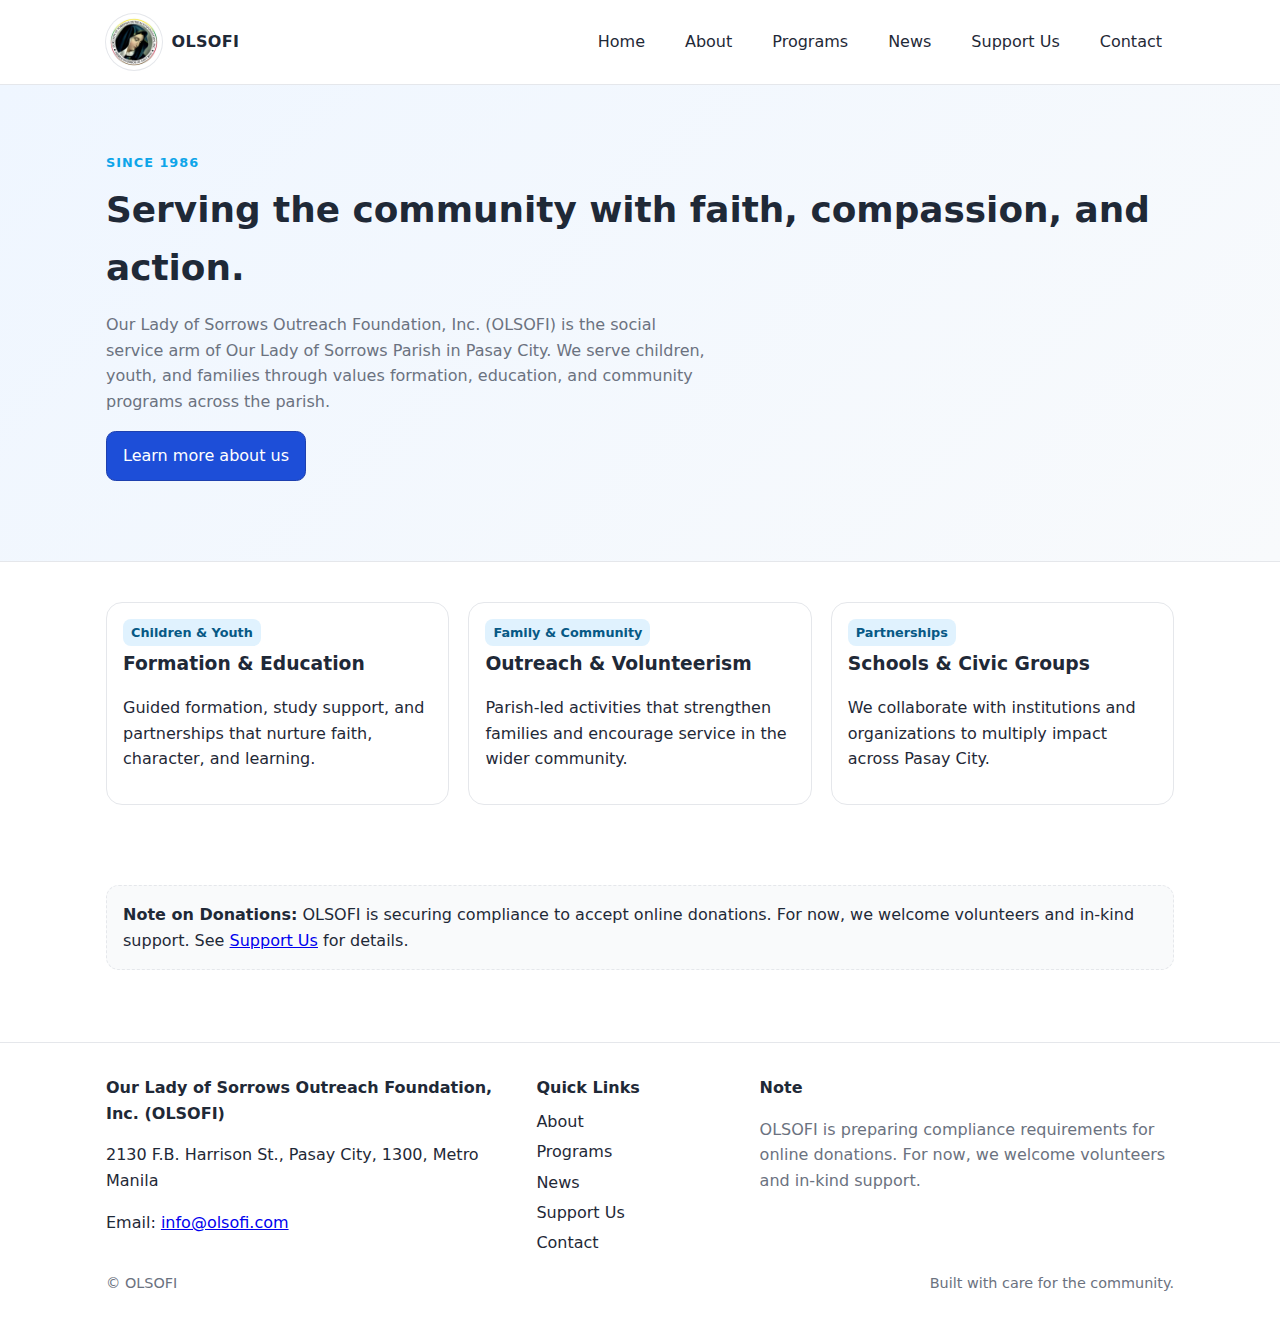
<file: index.html>
<!DOCTYPE html>
<html lang="en">
<head>
  <meta charset="UTF-8" />
  <meta name="viewport" content="width=device-width, initial-scale=1" />
  <title>OLSOFI – Our Lady of Sorrows Outreach Foundation, Inc.</title>
  <meta name="description" content="Our Lady of Sorrows Outreach Foundation, Inc. (OLSOFI) – Serving children, youth, and families in Pasay City since 1986.">
  <meta property="og:title" content="OLSOFI – Our Lady of Sorrows Outreach Foundation, Inc.">
  <meta property="og:description" content="Our Lady of Sorrows Outreach Foundation, Inc. (OLSOFI) – Serving children, youth, and families in Pasay City since 1986.">
  <meta property="og:type" content="website">
  <link rel="stylesheet" href="styles.css?v=5">
  <link rel="apple-touch-icon" sizes="180x180" href="assets/apple-touch-icon.png">
  <link rel="icon" type="image/png" sizes="32x32" href="assets/favicon-32x32.png">
  <link rel="icon" type="image/png" sizes="16x16" href="assets/favicon-16x16.png">
</head>
<body>
<header class="site-header">
  <div class="container header-inner">
    <a class="brand" href="index.html">
      <img src="assets/logo.png" alt="Our Lady of Sorrows Outreach Foundation, Inc. logo" class="brand-logo" width="56" height="56">
      <span class="brand-text">OLSOFI</span>
    </a>
    <button class="nav-toggle" aria-label="Toggle navigation" aria-expanded="false">☰</button>
    <nav class="nav" aria-label="Main">
      <a href="index.html">Home</a>
      <a href="about.html">About</a>
      <a href="programs.html">Programs</a>
      <a href="news.html">News</a>
      <a href="support.html">Support Us</a>
      <a href="contact.html">Contact</a>
    </nav>
  </div>
</header>
<main class="site-main">

<section class="hero">
  <div class="container">
    <div class="kicker">Since 1986</div>
    <h1 class="title">Serving the community with faith, compassion, and action.</h1>
    <p class="subtitle">Our Lady of Sorrows Outreach Foundation, Inc. (OLSOFI) is the social service arm of Our Lady of Sorrows Parish in Pasay City. We serve children, youth, and families through values formation, education, and community programs across the parish.</p>
    <p style="margin-top:1rem">
      <a class="btn" href="about.html">Learn more about us</a>
    </p>
  </div>
</section>
<section class="section">
  <div class="container grid grid-3">
    <div class="card">
      <span class="badge">Children & Youth</span>
      <h3>Formation & Education</h3>
      <p>Guided formation, study support, and partnerships that nurture faith, character, and learning.</p>
    </div>
    <div class="card">
      <span class="badge">Family & Community</span>
      <h3>Outreach & Volunteerism</h3>
      <p>Parish‑led activities that strengthen families and encourage service in the wider community.</p>
    </div>
    <div class="card">
      <span class="badge">Partnerships</span>
      <h3>Schools & Civic Groups</h3>
      <p>We collaborate with institutions and organizations to multiply impact across Pasay City.</p>
    </div>
  </div>
</section>
<section class="section">
  <div class="container">
    <div class="banner">
      <strong>Note on Donations:</strong>
      OLSOFI is securing compliance to accept online donations. For now, we welcome volunteers and in‑kind support. See <a href="support.html">Support Us</a> for details.
    </div>
  </div>
</section>
</main>
<footer class="site-footer">
  <div class="container">
    <div class="footer-grid">
      <div>
        <div class="footer-brand">Our Lady of Sorrows Outreach Foundation, Inc. (OLSOFI)</div>
        <p>2130 F.B. Harrison St., Pasay City, 1300, Metro Manila</p>
        <p>Email: <a href="mailto:info@olsofi.com">info@olsofi.com</a></p>
      </div>
      <div>
        <div class="footer-section-title">Quick Links</div>
        <ul class="footer-links">
          <li><a href="about.html">About</a></li>
          <li><a href="programs.html">Programs</a></li>
          <li><a href="news.html">News</a></li>
          <li><a href="support.html">Support Us</a></li>
          <li><a href="contact.html">Contact</a></li>
        </ul>
      </div>
      <div>
        <div class="footer-section-title">Note</div>
        <p class="muted">OLSOFI is preparing compliance requirements for online donations. For now, we welcome volunteers and in‑kind support.</p>
      </div>
    </div>
    <div class="footer-bottom">
      <span>© OLSOFI</span>
      <span>Built with care for the community.</span>
    </div>
  </div>
</footer>
<script>
  const toggle = document.querySelector('.nav-toggle');
  const nav = document.querySelector('.nav');
  if (toggle) {
    toggle.addEventListener('click', () => {
      const expanded = toggle.getAttribute('aria-expanded') === 'true';
      toggle.setAttribute('aria-expanded', String(!expanded));
      nav.classList.toggle('open');
    });
  }
</script>
</body>
</html>
</file>
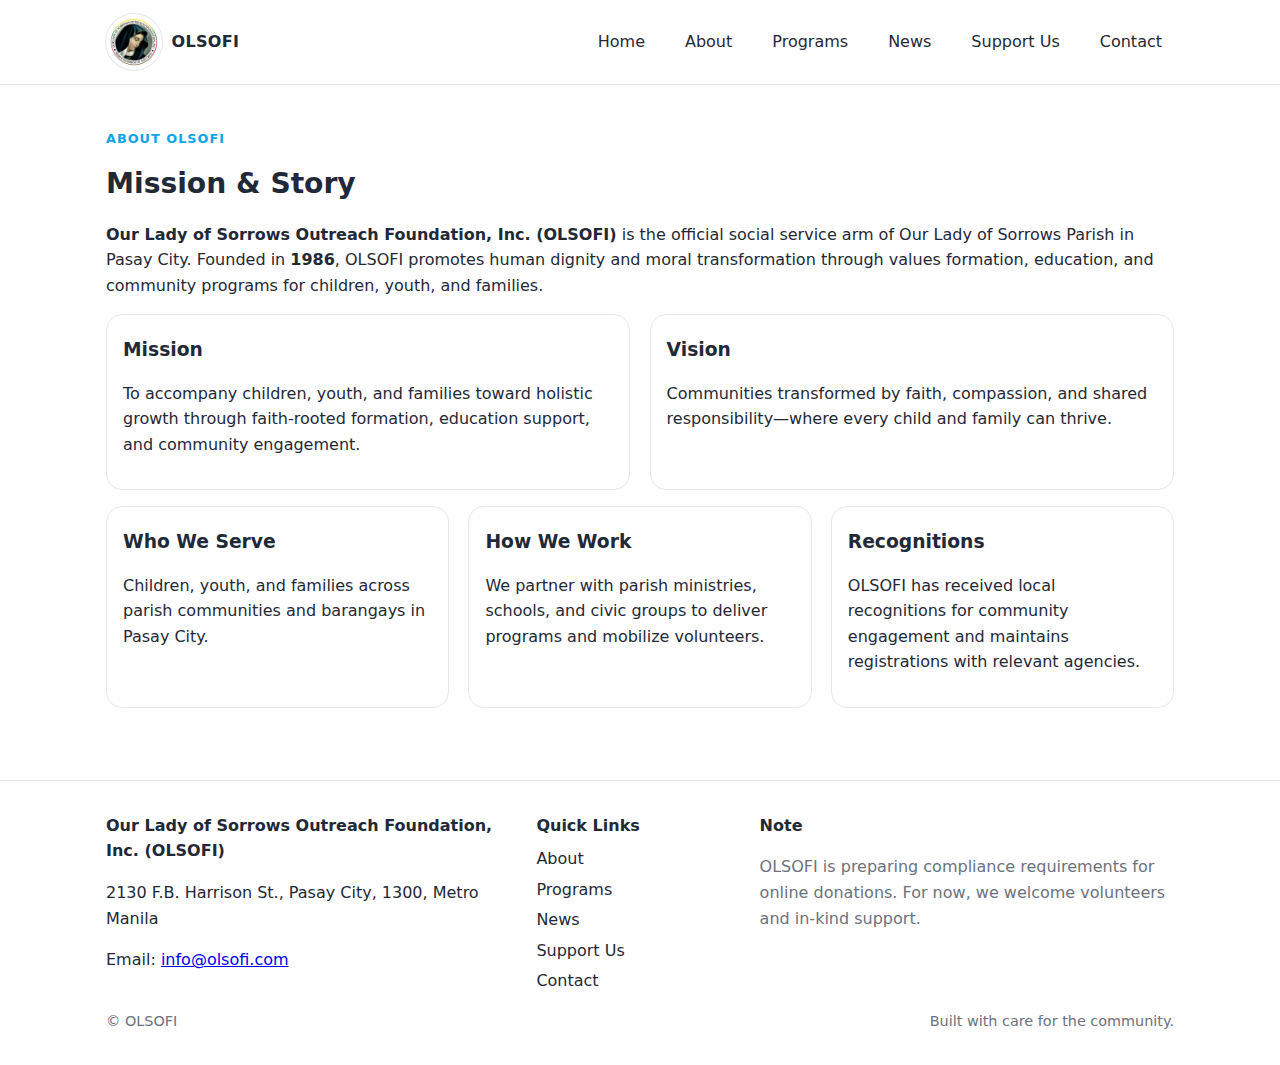
<file: about.html>
<!DOCTYPE html>
<html lang="en">
<head>
  <meta charset="UTF-8" />
  <meta name="viewport" content="width=device-width, initial-scale=1" />
  <title>About – OLSOFI</title>
  <meta name="description" content="Our Lady of Sorrows Outreach Foundation, Inc. (OLSOFI) – Serving children, youth, and families in Pasay City since 1986.">
  <meta property="og:title" content="About – OLSOFI">
  <meta property="og:description" content="Our Lady of Sorrows Outreach Foundation, Inc. (OLSOFI) – Serving children, youth, and families in Pasay City since 1986.">
  <meta property="og:type" content="website">
  <link rel="stylesheet" href="styles.css?v=5">
  <link rel="apple-touch-icon" sizes="180x180" href="assets/apple-touch-icon.png">
  <link rel="icon" type="image/png" sizes="32x32" href="assets/favicon-32x32.png">
  <link rel="icon" type="image/png" sizes="16x16" href="assets/favicon-16x16.png">
</head>
<body>
<header class="site-header">
  <div class="container header-inner">
    <a class="brand" href="index.html">
      <img src="assets/logo.png" alt="Our Lady of Sorrows Outreach Foundation, Inc. logo" class="brand-logo" width="56" height="56">
      <span class="brand-text">OLSOFI</span>
    </a>
    <button class="nav-toggle" aria-label="Toggle navigation" aria-expanded="false">☰</button>
    <nav class="nav" aria-label="Main">
      <a href="index.html">Home</a>
      <a href="about.html">About</a>
      <a href="programs.html">Programs</a>
      <a href="news.html">News</a>
      <a href="support.html">Support Us</a>
      <a href="contact.html">Contact</a>
    </nav>
  </div>
</header>
<main class="site-main">

<section class="section">
  <div class="container">
    <div class="kicker">About OLSOFI</div>
    <h2>Mission & Story</h2>
    <p><strong>Our Lady of Sorrows Outreach Foundation, Inc. (OLSOFI)</strong> is the official social service arm of Our Lady of Sorrows Parish in Pasay City. Founded in <strong>1986</strong>, OLSOFI promotes human dignity and moral transformation through values formation, education, and community programs for children, youth, and families.</p>
    <div class="grid grid-2" style="margin-top:1rem">
      <div class="card">
        <h3>Mission</h3>
        <p>To accompany children, youth, and families toward holistic growth through faith‑rooted formation, education support, and community engagement.</p>
      </div>
      <div class="card">
        <h3>Vision</h3>
        <p>Communities transformed by faith, compassion, and shared responsibility—where every child and family can thrive.</p>
      </div>
    </div>
    <div class="grid grid-3" style="margin-top:1rem">
      <div class="card">
        <h3>Who We Serve</h3>
        <p>Children, youth, and families across parish communities and barangays in Pasay City.</p>
      </div>
      <div class="card">
        <h3>How We Work</h3>
        <p>We partner with parish ministries, schools, and civic groups to deliver programs and mobilize volunteers.</p>
      </div>
      <div class="card">
        <h3>Recognitions</h3>
        <p>OLSOFI has received local recognitions for community engagement and maintains registrations with relevant agencies.</p>
      </div>
    </div>
  </div>
</section>
</main>
<footer class="site-footer">
  <div class="container">
    <div class="footer-grid">
      <div>
        <div class="footer-brand">Our Lady of Sorrows Outreach Foundation, Inc. (OLSOFI)</div>
        <p>2130 F.B. Harrison St., Pasay City, 1300, Metro Manila</p>
        <p>Email: <a href="mailto:info@olsofi.com">info@olsofi.com</a></p>
      </div>
      <div>
        <div class="footer-section-title">Quick Links</div>
        <ul class="footer-links">
          <li><a href="about.html">About</a></li>
          <li><a href="programs.html">Programs</a></li>
          <li><a href="news.html">News</a></li>
          <li><a href="support.html">Support Us</a></li>
          <li><a href="contact.html">Contact</a></li>
        </ul>
      </div>
      <div>
        <div class="footer-section-title">Note</div>
        <p class="muted">OLSOFI is preparing compliance requirements for online donations. For now, we welcome volunteers and in‑kind support.</p>
      </div>
    </div>
    <div class="footer-bottom">
      <span>© OLSOFI</span>
      <span>Built with care for the community.</span>
    </div>
  </div>
</footer>
<script>
  const toggle = document.querySelector('.nav-toggle');
  const nav = document.querySelector('.nav');
  if (toggle) {
    toggle.addEventListener('click', () => {
      const expanded = toggle.getAttribute('aria-expanded') === 'true';
      toggle.setAttribute('aria-expanded', String(!expanded));
      nav.classList.toggle('open');
    });
  }
</script>
</body>
</html>
</file>
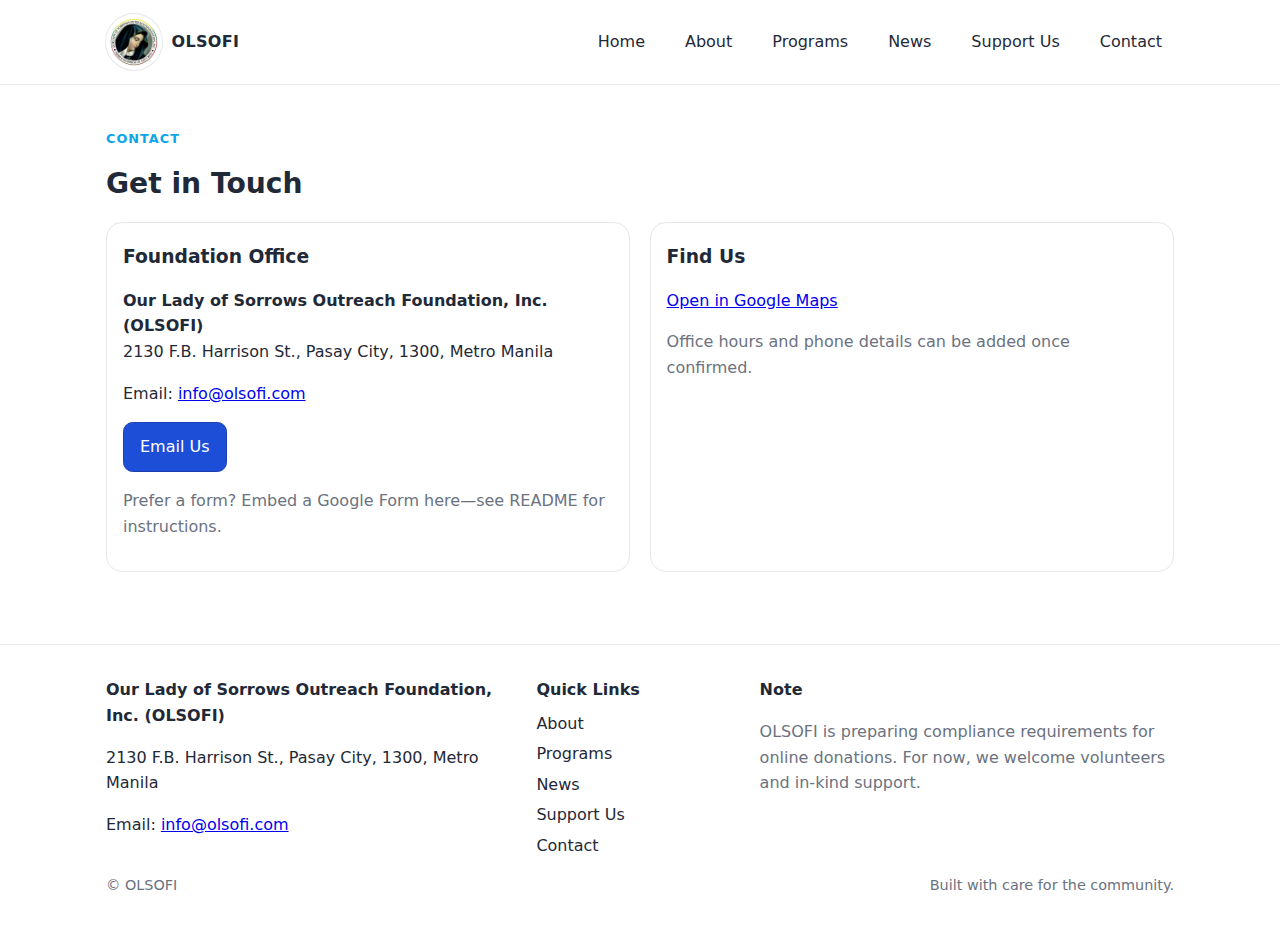
<file: contact.html>
<!DOCTYPE html>
<html lang="en">
<head>
  <meta charset="UTF-8" />
  <meta name="viewport" content="width=device-width, initial-scale=1" />
  <title>Contact – OLSOFI</title>
  <meta name="description" content="Our Lady of Sorrows Outreach Foundation, Inc. (OLSOFI) – Serving children, youth, and families in Pasay City since 1986.">
  <meta property="og:title" content="Contact – OLSOFI">
  <meta property="og:description" content="Our Lady of Sorrows Outreach Foundation, Inc. (OLSOFI) – Serving children, youth, and families in Pasay City since 1986.">
  <meta property="og:type" content="website">
  <link rel="stylesheet" href="styles.css?v=5">
  <link rel="apple-touch-icon" sizes="180x180" href="assets/apple-touch-icon.png">
  <link rel="icon" type="image/png" sizes="32x32" href="assets/favicon-32x32.png">
  <link rel="icon" type="image/png" sizes="16x16" href="assets/favicon-16x16.png">
</head>
<body>
<header class="site-header">
  <div class="container header-inner">
    <a class="brand" href="index.html">
      <img src="assets/logo.png" alt="Our Lady of Sorrows Outreach Foundation, Inc. logo" class="brand-logo" width="56" height="56">
      <span class="brand-text">OLSOFI</span>
    </a>
    <button class="nav-toggle" aria-label="Toggle navigation" aria-expanded="false">☰</button>
    <nav class="nav" aria-label="Main">
      <a href="index.html">Home</a>
      <a href="about.html">About</a>
      <a href="programs.html">Programs</a>
      <a href="news.html">News</a>
      <a href="support.html">Support Us</a>
      <a href="contact.html">Contact</a>
    </nav>
  </div>
</header>
<main class="site-main">

<section class="section">
  <div class="container">
    <div class="kicker">Contact</div>
    <h2>Get in Touch</h2>
    <div class="grid grid-2" style="margin-top:1rem">
      <div class="card">
        <h3>Foundation Office</h3>
        <p><strong>Our Lady of Sorrows Outreach Foundation, Inc. (OLSOFI)</strong><br>
        2130 F.B. Harrison St., Pasay City, 1300, Metro Manila</p>
        <p>Email: <a href="mailto:info@olsofi.com">info@olsofi.com</a></p>
        <p><a class="btn" href="mailto:info@olsofi.com">Email Us</a></p>
        <p class="muted">Prefer a form? Embed a Google Form here—see README for instructions.</p>
      </div>
      <div class="card">
        <h3>Find Us</h3>
        <p><a href="https://maps.google.com/?q=Our+Lady+of+Sorrows+Parish+Pasay" target="_blank" rel="noopener">Open in Google Maps</a></p>
        <p class="muted">Office hours and phone details can be added once confirmed.</p>
      </div>
    </div>
  </div>
</section>
</main>
<footer class="site-footer">
  <div class="container">
    <div class="footer-grid">
      <div>
        <div class="footer-brand">Our Lady of Sorrows Outreach Foundation, Inc. (OLSOFI)</div>
        <p>2130 F.B. Harrison St., Pasay City, 1300, Metro Manila</p>
        <p>Email: <a href="mailto:info@olsofi.com">info@olsofi.com</a></p>
      </div>
      <div>
        <div class="footer-section-title">Quick Links</div>
        <ul class="footer-links">
          <li><a href="about.html">About</a></li>
          <li><a href="programs.html">Programs</a></li>
          <li><a href="news.html">News</a></li>
          <li><a href="support.html">Support Us</a></li>
          <li><a href="contact.html">Contact</a></li>
        </ul>
      </div>
      <div>
        <div class="footer-section-title">Note</div>
        <p class="muted">OLSOFI is preparing compliance requirements for online donations. For now, we welcome volunteers and in‑kind support.</p>
      </div>
    </div>
    <div class="footer-bottom">
      <span>© OLSOFI</span>
      <span>Built with care for the community.</span>
    </div>
  </div>
</footer>
<script>
  const toggle = document.querySelector('.nav-toggle');
  const nav = document.querySelector('.nav');
  if (toggle) {
    toggle.addEventListener('click', () => {
      const expanded = toggle.getAttribute('aria-expanded') === 'true';
      toggle.setAttribute('aria-expanded', String(!expanded));
      nav.classList.toggle('open');
    });
  }
</script>
</body>
</html>
</file>
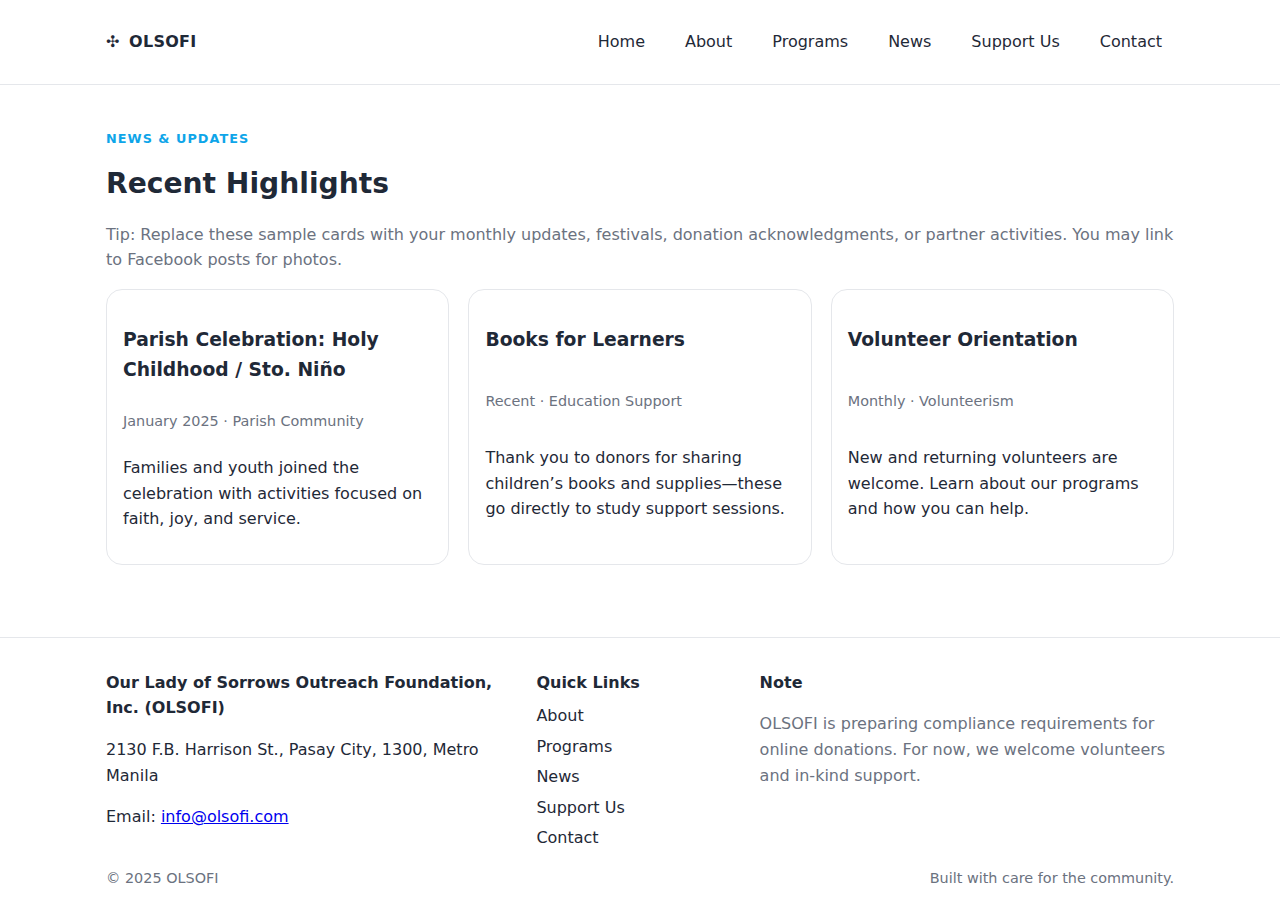
<file: news.html>
<!DOCTYPE html>
<html lang="en"><head><meta charset="UTF-8"/><meta name="viewport" content="width=device-width, initial-scale=1"/>
<title>News & Updates – OLSOFI</title>
<meta name="description" content="Our Lady of Sorrows Outreach Foundation, Inc. (OLSOFI) – Serving children, youth, and families in Pasay City since 1986.">
<meta property="og:title" content="News & Updates – OLSOFI"><meta property="og:description" content="Our Lady of Sorrows Outreach Foundation, Inc. (OLSOFI) – Serving children, youth, and families in Pasay City since 1986."><meta property="og:type" content="website">
<link rel="stylesheet" href="styles.css"><link rel="icon" href="assets/favicon.svg" type="image/svg+xml"></head>
<body>
<header class="site-header"><div class="container header-inner">
<a class="brand" href="index.html"><span class="brand-mark" aria-hidden="true">✣</span><span class="brand-text">OLSOFI</span></a>
<button class="nav-toggle" aria-label="Toggle navigation" aria-expanded="false">☰</button>
<nav class="nav" aria-label="Main">
<a href="index.html">Home</a><a href="about.html">About</a><a href="programs.html">Programs</a><a href="news.html">News</a><a href="support.html">Support Us</a><a href="contact.html">Contact</a>
</nav></div></header><main class="site-main">
<section class="section"><div class="container">
<div class="kicker">News & Updates</div><h2>Recent Highlights</h2>
<p class="muted">Tip: Replace these sample cards with your monthly updates, festivals, donation acknowledgments, or partner activities. You may link to Facebook posts for photos.</p>
<div class="grid grid-3" style="margin-top:1rem">
<article class="news-card"><h3>Parish Celebration: Holy Childhood / Sto. Niño</h3><div class="news-meta">January 2025 · Parish Community</div><p>Families and youth joined the celebration with activities focused on faith, joy, and service.</p></article>
<article class="news-card"><h3>Books for Learners</h3><div class="news-meta">Recent · Education Support</div><p>Thank you to donors for sharing children’s books and supplies—these go directly to study support sessions.</p></article>
<article class="news-card"><h3>Volunteer Orientation</h3><div class="news-meta">Monthly · Volunteerism</div><p>New and returning volunteers are welcome. Learn about our programs and how you can help.</p></article>
</div></div></section>
</main><footer class="site-footer"><div class="container">
<div class="footer-grid">
<div><div class="footer-brand">Our Lady of Sorrows Outreach Foundation, Inc. (OLSOFI)</div>
<p>2130 F.B. Harrison St., Pasay City, 1300, Metro Manila</p>
<p>Email: <a href="mailto:info@olsofi.com">info@olsofi.com</a></p></div>
<div><div class="footer-section-title">Quick Links</div>
<ul class="footer-links"><li><a href="about.html">About</a></li><li><a href="programs.html">Programs</a></li><li><a href="news.html">News</a></li><li><a href="support.html">Support Us</a></li><li><a href="contact.html">Contact</a></li></ul>
</div><div><div class="footer-section-title">Note</div>
<p class="muted">OLSOFI is preparing compliance requirements for online donations. For now, we welcome volunteers and in‑kind support.</p>
</div></div>
<div class="footer-bottom"><span>© 2025 OLSOFI</span><span>Built with care for the community.</span></div></div></footer>
<script>const t=document.querySelector('.nav-toggle'),n=document.querySelector('.nav');if(t){t.addEventListener('click',()=>{const e=t.getAttribute('aria-expanded')==='true';t.setAttribute('aria-expanded',String(!e));n.classList.toggle('open')})}</script>
</body></html>
</file>
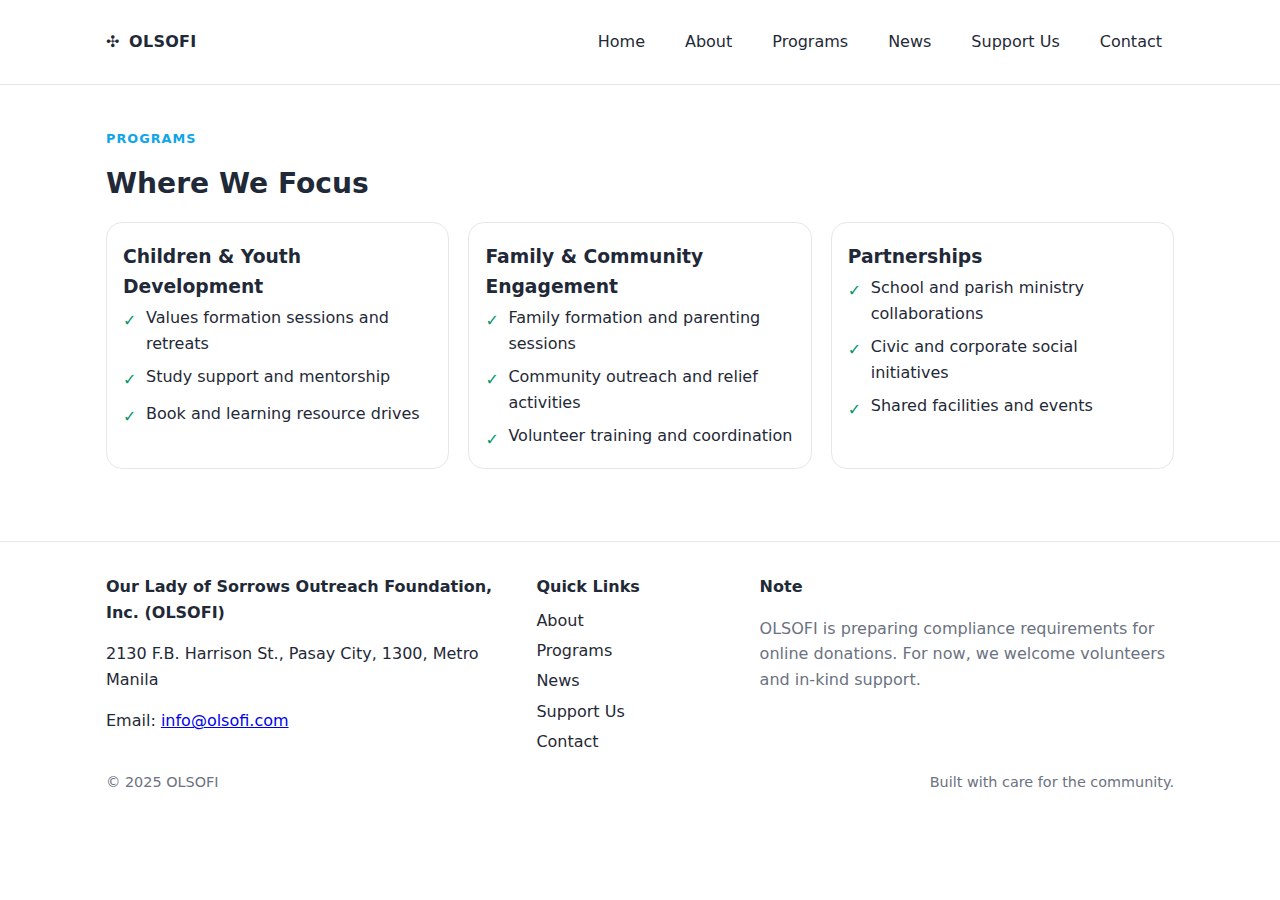
<file: programs.html>
<!DOCTYPE html>
<html lang="en"><head><meta charset="UTF-8"/><meta name="viewport" content="width=device-width, initial-scale=1"/>
<title>Programs – OLSOFI</title>
<meta name="description" content="Our Lady of Sorrows Outreach Foundation, Inc. (OLSOFI) – Serving children, youth, and families in Pasay City since 1986.">
<meta property="og:title" content="Programs – OLSOFI"><meta property="og:description" content="Our Lady of Sorrows Outreach Foundation, Inc. (OLSOFI) – Serving children, youth, and families in Pasay City since 1986."><meta property="og:type" content="website">
<link rel="stylesheet" href="styles.css"><link rel="icon" href="assets/favicon.svg" type="image/svg+xml"></head>
<body>
<header class="site-header"><div class="container header-inner">
<a class="brand" href="index.html"><span class="brand-mark" aria-hidden="true">✣</span><span class="brand-text">OLSOFI</span></a>
<button class="nav-toggle" aria-label="Toggle navigation" aria-expanded="false">☰</button>
<nav class="nav" aria-label="Main">
<a href="index.html">Home</a><a href="about.html">About</a><a href="programs.html">Programs</a><a href="news.html">News</a><a href="support.html">Support Us</a><a href="contact.html">Contact</a>
</nav></div></header><main class="site-main">
<section class="section"><div class="container">
<div class="kicker">Programs</div><h2>Where We Focus</h2>
<div class="grid grid-3">
<div class="card"><h3>Children & Youth Development</h3>
<ul class="feature-list"><li>Values formation sessions and retreats</li><li>Study support and mentorship</li><li>Book and learning resource drives</li></ul></div>
<div class="card"><h3>Family & Community Engagement</h3>
<ul class="feature-list"><li>Family formation and parenting sessions</li><li>Community outreach and relief activities</li><li>Volunteer training and coordination</li></ul></div>
<div class="card"><h3>Partnerships</h3>
<ul class="feature-list"><li>School and parish ministry collaborations</li><li>Civic and corporate social initiatives</li><li>Shared facilities and events</li></ul></div>
</div></div></section>
</main><footer class="site-footer"><div class="container">
<div class="footer-grid">
<div><div class="footer-brand">Our Lady of Sorrows Outreach Foundation, Inc. (OLSOFI)</div>
<p>2130 F.B. Harrison St., Pasay City, 1300, Metro Manila</p>
<p>Email: <a href="mailto:info@olsofi.com">info@olsofi.com</a></p></div>
<div><div class="footer-section-title">Quick Links</div>
<ul class="footer-links"><li><a href="about.html">About</a></li><li><a href="programs.html">Programs</a></li><li><a href="news.html">News</a></li><li><a href="support.html">Support Us</a></li><li><a href="contact.html">Contact</a></li></ul>
</div><div><div class="footer-section-title">Note</div>
<p class="muted">OLSOFI is preparing compliance requirements for online donations. For now, we welcome volunteers and in‑kind support.</p>
</div></div>
<div class="footer-bottom"><span>© 2025 OLSOFI</span><span>Built with care for the community.</span></div></div></footer>
<script>const t=document.querySelector('.nav-toggle'),n=document.querySelector('.nav');if(t){t.addEventListener('click',()=>{const e=t.getAttribute('aria-expanded')==='true';t.setAttribute('aria-expanded',String(!e));n.classList.toggle('open')})}</script>
</body></html>
</file>
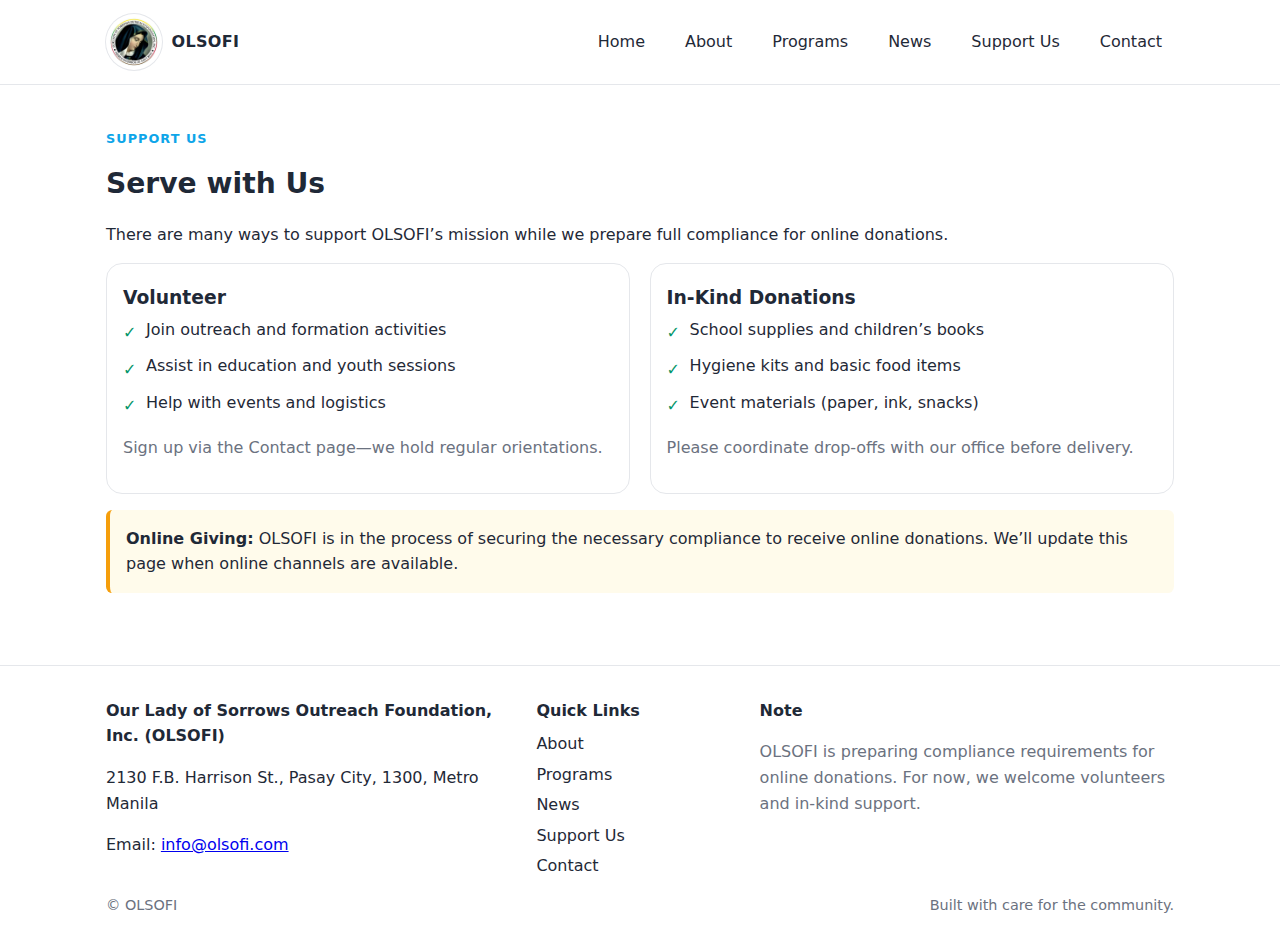
<file: support.html>
<!DOCTYPE html>
<html lang="en">
<head>
  <meta charset="UTF-8" />
  <meta name="viewport" content="width=device-width, initial-scale=1" />
  <title>Support – OLSOFI</title>
  <meta name="description" content="Our Lady of Sorrows Outreach Foundation, Inc. (OLSOFI) – Serving children, youth, and families in Pasay City since 1986.">
  <meta property="og:title" content="Support – OLSOFI">
  <meta property="og:description" content="Our Lady of Sorrows Outreach Foundation, Inc. (OLSOFI) – Serving children, youth, and families in Pasay City since 1986.">
  <meta property="og:type" content="website">
  <link rel="stylesheet" href="styles.css?v=5">
  <link rel="apple-touch-icon" sizes="180x180" href="assets/apple-touch-icon.png">
  <link rel="icon" type="image/png" sizes="32x32" href="assets/favicon-32x32.png">
  <link rel="icon" type="image/png" sizes="16x16" href="assets/favicon-16x16.png">
</head>
<body>
<header class="site-header">
  <div class="container header-inner">
    <a class="brand" href="index.html">
      <img src="assets/logo.png" alt="Our Lady of Sorrows Outreach Foundation, Inc. logo" class="brand-logo" width="56" height="56">
      <span class="brand-text">OLSOFI</span>
    </a>
    <button class="nav-toggle" aria-label="Toggle navigation" aria-expanded="false">☰</button>
    <nav class="nav" aria-label="Main">
      <a href="index.html">Home</a>
      <a href="about.html">About</a>
      <a href="programs.html">Programs</a>
      <a href="news.html">News</a>
      <a href="support.html">Support Us</a>
      <a href="contact.html">Contact</a>
    </nav>
  </div>
</header>
<main class="site-main">

<section class="section">
  <div class="container">
    <div class="kicker">Support Us</div>
    <h2>Serve with Us</h2>
    <p>There are many ways to support OLSOFI’s mission while we prepare full compliance for online donations.</p>
    <div class="grid grid-2" style="margin-top:1rem">
      <div class="card">
        <h3>Volunteer</h3>
        <ul class="feature-list">
          <li>Join outreach and formation activities</li>
          <li>Assist in education and youth sessions</li>
          <li>Help with events and logistics</li>
        </ul>
        <p class="muted">Sign up via the Contact page—we hold regular orientations.</p>
      </div>
      <div class="card">
        <h3>In‑Kind Donations</h3>
        <ul class="feature-list">
          <li>School supplies and children’s books</li>
          <li>Hygiene kits and basic food items</li>
          <li>Event materials (paper, ink, snacks)</li>
        </ul>
        <p class="muted">Please coordinate drop‑offs with our office before delivery.</p>
      </div>
    </div>
    <div class="notice" style="margin-top:1rem">
      <strong>Online Giving:</strong> OLSOFI is in the process of securing the necessary compliance to receive online donations. We’ll update this page when online channels are available.
    </div>
  </div>
</section>
</main>
<footer class="site-footer">
  <div class="container">
    <div class="footer-grid">
      <div>
        <div class="footer-brand">Our Lady of Sorrows Outreach Foundation, Inc. (OLSOFI)</div>
        <p>2130 F.B. Harrison St., Pasay City, 1300, Metro Manila</p>
        <p>Email: <a href="mailto:info@olsofi.com">info@olsofi.com</a></p>
      </div>
      <div>
        <div class="footer-section-title">Quick Links</div>
        <ul class="footer-links">
          <li><a href="about.html">About</a></li>
          <li><a href="programs.html">Programs</a></li>
          <li><a href="news.html">News</a></li>
          <li><a href="support.html">Support Us</a></li>
          <li><a href="contact.html">Contact</a></li>
        </ul>
      </div>
      <div>
        <div class="footer-section-title">Note</div>
        <p class="muted">OLSOFI is preparing compliance requirements for online donations. For now, we welcome volunteers and in‑kind support.</p>
      </div>
    </div>
    <div class="footer-bottom">
      <span>© OLSOFI</span>
      <span>Built with care for the community.</span>
    </div>
  </div>
</footer>
<script>
  const toggle = document.querySelector('.nav-toggle');
  const nav = document.querySelector('.nav');
  if (toggle) {
    toggle.addEventListener('click', () => {
      const expanded = toggle.getAttribute('aria-expanded') === 'true';
      toggle.setAttribute('aria-expanded', String(!expanded));
      nav.classList.toggle('open');
    });
  }
</script>
</body>
</html>
</file>
<file: styles.css>
:root{--primary:#1d4ed8;--primary-600:#2563eb;--bg:#ffffff;--text:#1f2937;--muted:#6b7280;--light:#f3f4f6;--card:#ffffff;--border:#e5e7eb}
*{box-sizing:border-box}html,body{margin:0;padding:0;color:var(--text);background:var(--bg);font-family:ui-sans-serif,system-ui,-apple-system,Segoe UI,Roboto,Helvetica,Arial,Noto Sans,"Apple Color Emoji","Segoe UI Emoji";line-height:1.6}
.container{max-width:1100px;margin:0 auto;padding:0 1rem}
.site-header{position:sticky;top:0;background:#fff;border-bottom:1px solid var(--border);z-index:50}
.header-inner{display:flex;align-items:center;justify-content:space-between;height:64px}
.brand{display:inline-flex;align-items:center;gap:.6rem;text-decoration:none;color:var(--text)}
.brand-text{font-weight:800;letter-spacing:.3px}
.brand-logo{height:32px;width:32px;border-radius:9999px;object-fit:cover;background:#fff;box-shadow:0 0 0 1px var(--border)}
.nav{display:flex;gap:1rem}.nav a{color:var(--text);text-decoration:none;padding:.5rem .75rem;border-radius:.5rem}.nav a:hover{background:var(--light)}
.nav-toggle{display:none;border:1px solid var(--border);background:#fff;border-radius:.5rem;padding:.4rem .6rem;font-size:1rem}
.hero{background:linear-gradient(135deg,#eff6ff,#f8fafc);padding:4rem 0;border-bottom:1px solid var(--border)}
.hero .title{font-size:clamp(1.8rem,2.8vw,2.6rem);margin:0 0 .5rem 0}.hero .subtitle{color:var(--muted);max-width:60ch}
.grid{display:grid;gap:1.2rem}.grid-3{grid-template-columns:repeat(3,1fr)}.grid-2{grid-template-columns:repeat(2,1fr)}
.card{background:var(--card);border:1px solid var(--border);border-radius:1rem;padding:1rem}.card h3{margin:.2rem 0}
.section{padding:2.5rem 0}
.kicker{display:inline-block;color:#0ea5e9;font-weight:700;text-transform:uppercase;letter-spacing:.08em;font-size:.8rem;margin-bottom:.5rem}
.section h2{margin:.2rem 0 1rem 0;font-size:clamp(1.4rem,2.2vw,2rem)}
.btn{display:inline-block;background:var(--primary);color:#fff;text-decoration:none;padding:.7rem 1rem;border-radius:.6rem;border:1px solid #1e40af}.btn:hover{background:var(--primary-600)}
.banner{padding:1rem;border:1px dashed var(--border);background:#f9fafb;border-radius:.8rem}
.badge{display:inline-block;padding:.2rem .5rem;border-radius:.5rem;background:#e0f2fe;color:#075985;font-weight:600;font-size:.8rem}
.feature-list{list-style:none;padding:0;margin:0;display:grid;gap:.5rem}.feature-list li{display:flex;align-items:flex-start;gap:.6rem}.feature-list li::before{content:"✓";color:#059669;margin-top:.2rem}
.notice{padding:1rem;border-left:4px solid #f59e0b;background:#fffbeb;border-radius:.4rem}
.site-footer{border-top:1px solid var(--border);padding:2rem 0;margin-top:2rem;background:#fff}
.footer-grid{display:grid;gap:1rem;grid-template-columns:2fr 1fr 2fr}.footer-brand{font-weight:800}
.footer-section-title{font-weight:700;margin-bottom:.5rem}.footer-links{list-style:none;padding:0;margin:0;display:grid;gap:.3rem}.footer-links a{color:var(--text);text-decoration:none}
.footer-bottom{display:flex;justify-content:space-between;gap:1rem;margin-top:1rem;color:var(--muted);font-size:.9rem}.muted{color:var(--muted)}
.table{width:100%;border-collapse:collapse}.table th,.table td{border-bottom:1px solid var(--border);padding:.6rem;text-align:left}.table th{background:#f8fafc}
.news-card{display:grid;gap:.4rem;border:1px solid var(--border);padding:1rem;border-radius:1rem;background:#fff}.news-meta{color:var(--muted);font-size:.9rem}
@media (max-width:900px){.grid-3{grid-template-columns:1fr 1fr}.footer-grid{grid-template-columns:1fr 1fr}}
@media (max-width:640px){.grid-3,.grid-2{grid-template-columns:1fr}.header-inner{height:auto;gap:.5rem;padding:.5rem 0}
.nav-toggle{display:inline-block}.nav{display:none;flex-direction:column;padding:.5rem;border:1px solid var(--border);border-radius:.8rem}.nav.open{display:flex}
.hero{padding:2.5rem 0}.footer-grid{grid-template-columns:1fr}.footer-bottom{flex-direction:column;align-items:flex-start}}

/* --- Logo sizing override --- */
:root { --logo-size: 56px; }        /* adjust 48–64px as needed */
@media (max-width: 640px) {
  :root { --logo-size: 44px; }
}
.site-header .brand-logo { height: var(--logo-size); width: var(--logo-size); }
.site-header .header-inner { height: calc(var(--logo-size) + 28px); align-items: center; }
:root { --logo-size: 56px; }   /* desktop */
@media (max-width: 640px) {
  :root { --logo-size: 44px; } /* mobile */
}
</file>
